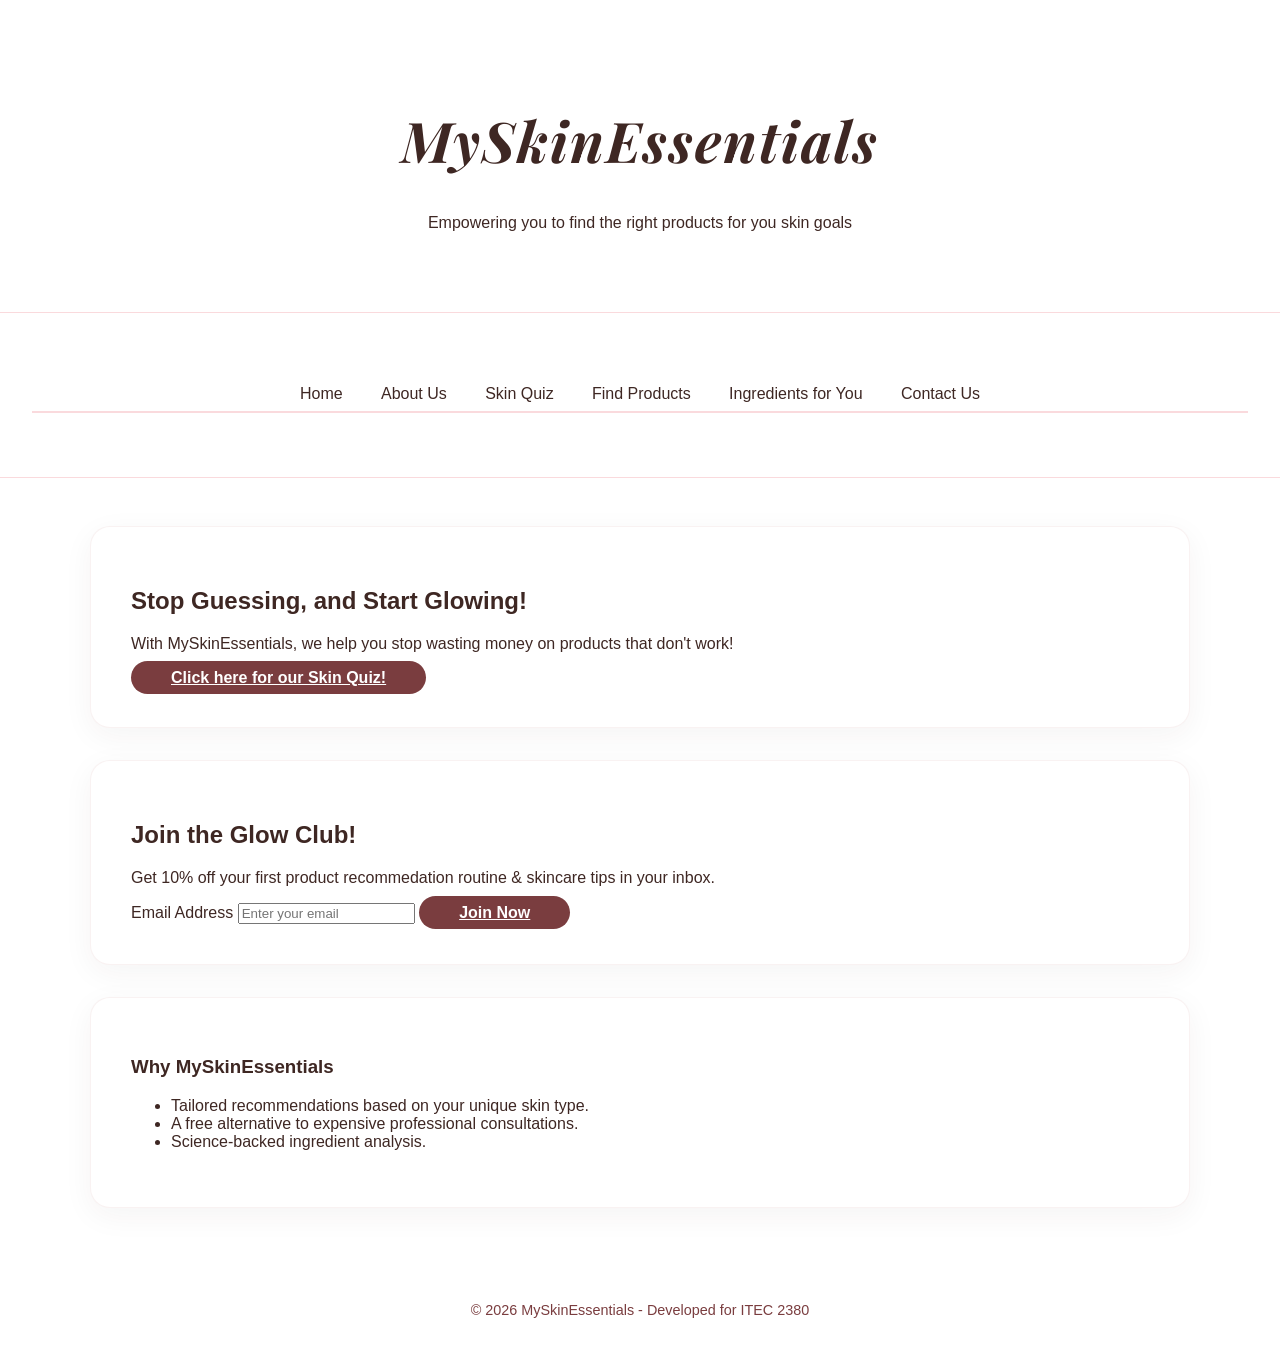
<file: index.html>
<!doctype html>
<html lang="en">
<head> 
	<meta charset="UTF-8">
	<meta name="viewport" content="width=device-width, initial-scale=1.0">
	<title>MySkinEssentials | Your Dream Skin!</title>
	<link rel="preconnect" href="https://fonts.googleapis.com">
	<link rel="preconnect" href="https://fonts.gstatic.com" crossorigin>
	<link href="https://fonts.googleapis.com/css2?family=Playfair+Display:ital,wght@0,400..900;1,400..900&display=swap" rel="stylesheet">
	<link rel ="stylesheet" href="style.css">
</head>
<body>

	<header>
		<h1>MySkinEssentials</h1>
		<p>Empowering you to find the right products for you skin goals</p>
	</header>
	
	<header>
		<nav>
			<ul>
				<li><a href="index.html">Home</a></li>
				<li><a href="about.html">About Us</a></li>
				<li><a href="quiz.html">Skin Quiz</a></li>
				<li><a href="products.html">Find Products</a></li>
				<li><a href="ingredients.html">Ingredients for You</a></li>
				<li><a href="contact.html">Contact Us</a></li>
			</ul>
		</nav>
	</header>
	
		<main>
			<section class="hero">
				<h2>Stop Guessing, and Start Glowing!</h2>
				<p>With MySkinEssentials, we help you stop wasting money on products that don't work!</p>
				<a href="quiz.html" class="btn">Click here for our Skin Quiz!</a>
			</section>
			
			<section class="newsletter-bar">
			<div class="newsletter-content">
				<h2>Join the Glow Club!</h2>
				<p>Get 10% off your first product recommedation routine & skincare tips in your inbox.</p>
			<form class="signup-form">
 				 <label for="email-signup">Email Address</label>
  				 <input type="email" id="email-signup" placeholder="Enter your email" required>
  
  				<a href="quiz.html" class="btn">Join Now</a>
			</form>
		</div>
	</section>
			
			<section class="feautures">
				<h3>Why MySkinEssentials</h3>
				<ul>
					<li>Tailored recommendations based on your unique skin type.</li>
					<li>A free alternative to expensive professional consultations.</li>
					<li>Science-backed ingredient analysis.</li>
				</ul>
			</section>
		</main>
		
		<footer>
			<p>&copy; 2026 MySkinEssentials - Developed for ITEC 2380</p>
		</footer>
		
</body>
</html>
</file>
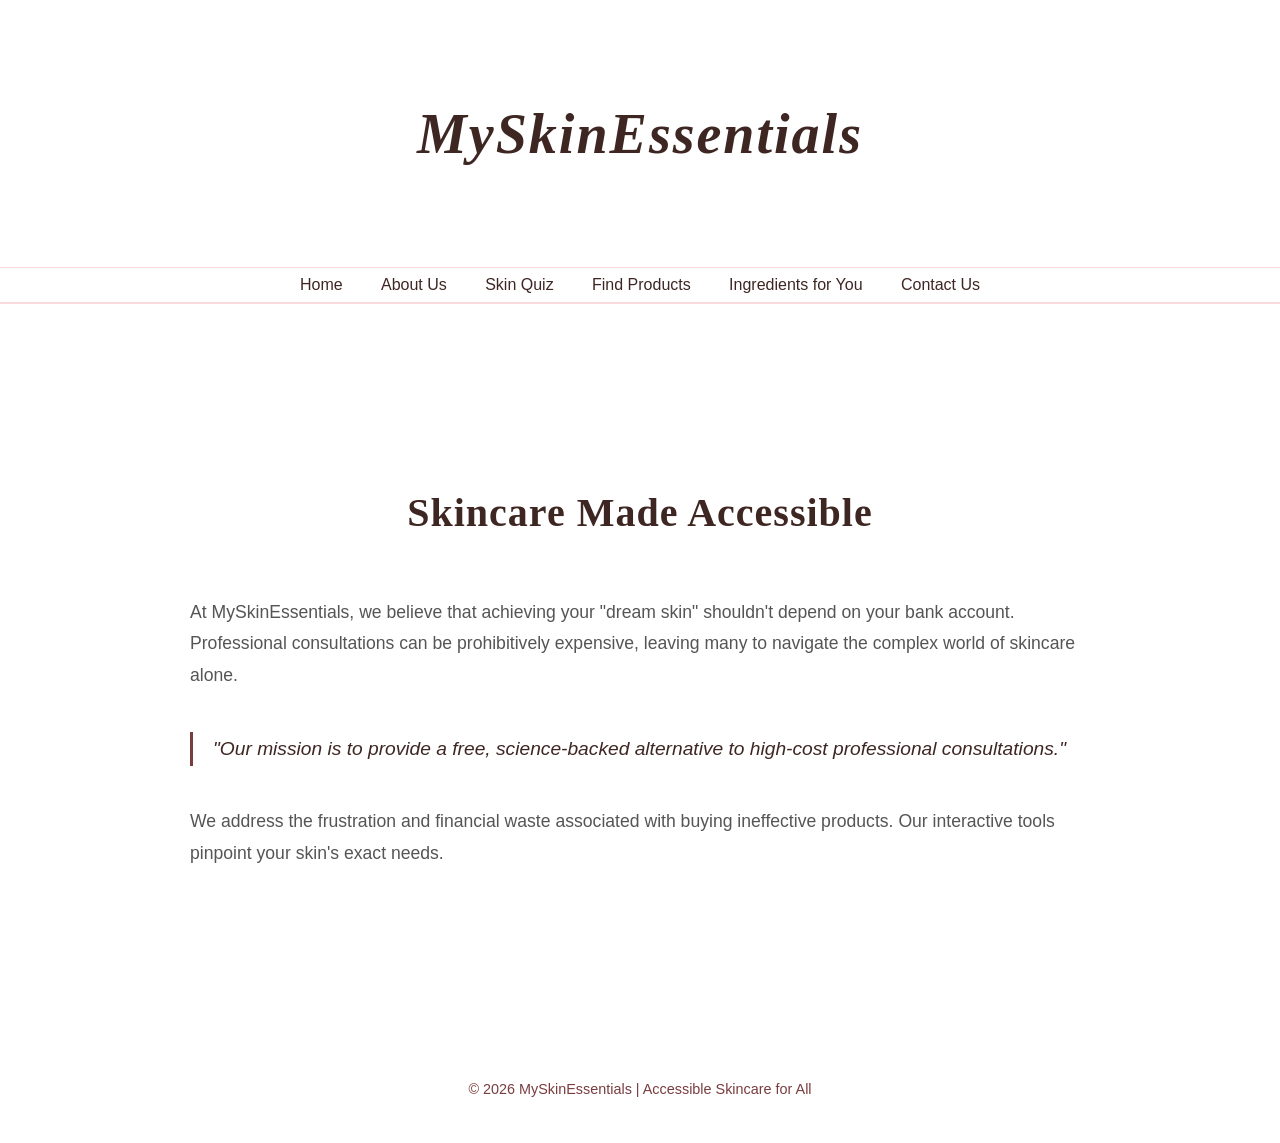
<file: about.html>
<!DOCTYPE html>
<html lang="en">
<head>
    <meta charset="UTF-8">
    <title>Our Mission | MySkinEssentials</title>
    <link rel="stylesheet" href="style.css">
</head>
<body>
    <header>
        <h1>MySkinEssentials</h1>
    </header>

    <nav>
        <ul>
            <li><a href="index.html">Home</a></li>
            <li><a href="about.html">About Us</a></li>
            <li><a href="quiz.html">Skin Quiz</a></li>
            <li><a href="products.html">Find Products</a></li>
            <li><a href="ingredients.html">Ingredients for You</a></li>
            <li><a href="contact.html">Contact Us</a></li>
        </ul>
    </nav>

   <main class="about-page">
    <div class="about-container">
        <h2>Skincare Made Accessible</h2>
        
        <div class="about-text">
            <p>At MySkinEssentials, we believe that achieving your "dream skin" shouldn't depend on your bank account. Professional consultations can be prohibitively expensive, leaving many to navigate the complex world of skincare alone.</p>

            <div class="brand-mission-highlight">
                "Our mission is to provide a free, science-backed alternative to high-cost professional consultations."
            </div>

            <p>We address the frustration and financial waste associated with buying ineffective products. Our interactive tools pinpoint your skin's exact needs.</p>
        </div>
    </div>
</main>

    <footer>
        <p>&copy; 2026 MySkinEssentials | Accessible Skincare for All</p>
    </footer>
</body>
</html>
</file>
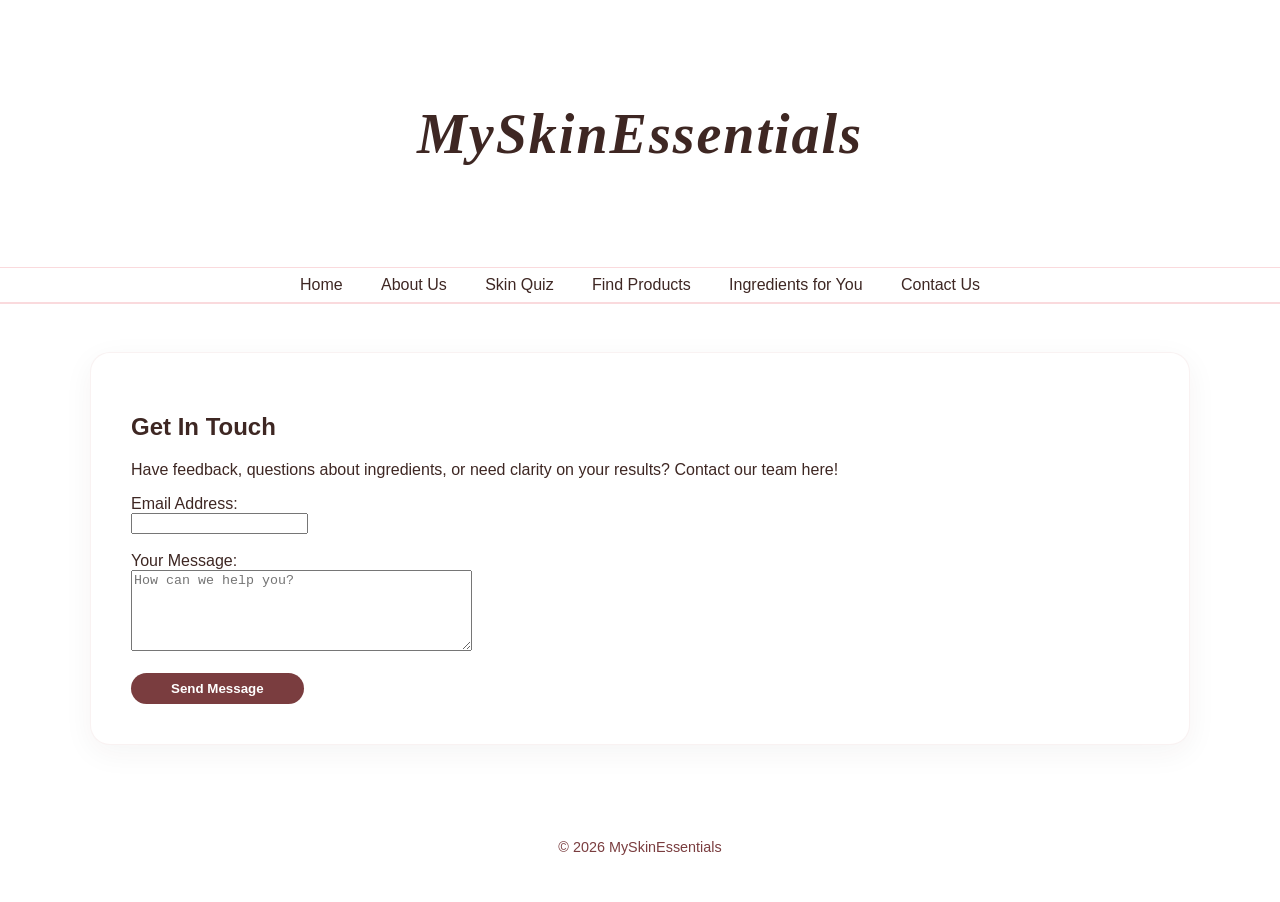
<file: contact.html>
<!DOCTYPE html>
<html lang="en">
<head>
    <meta charset="UTF-8">
    <title>Contact Us | MySkinEssentials</title>
    <link rel="stylesheet" href="style.css">
</head>
<body>
    <header>
        <h1>MySkinEssentials</h1>
    </header>

    <nav>
        <ul>
            <li><a href="index.html">Home</a></li>
            <li><a href="about.html">About Us</a></li>
            <li><a href="quiz.html">Skin Quiz</a></li>
            <li><a href="products.html">Find Products</a></li>
            <li><a href="ingredients.html">Ingredients for You</a></li>
            <li><a href="contact.html">Contact Us</a></li>
        </ul>
    </nav>

    <main>
        <section class="contact-card">
            <h2>Get In Touch</h2>
            <p>Have feedback, questions about ingredients, or need clarity on your results? Contact our team here!</p>

            <form action="thankyou.html">
                <label for="user-email">Email Address:</label><br>
                <input type="email" id="user-email" name="email" required><br><br>

                <label for="message">Your Message:</label><br>
                <textarea id="message" name="message" rows="5" cols="40" placeholder="How can we help you?"></textarea><br><br>

                <button type="submit" class="btn">Send Message</button>
            </form>
        </section>
    </main>

    <footer>
        <p>&copy; 2026 MySkinEssentials</p>
    </footer>
</body>
</html>
</file>
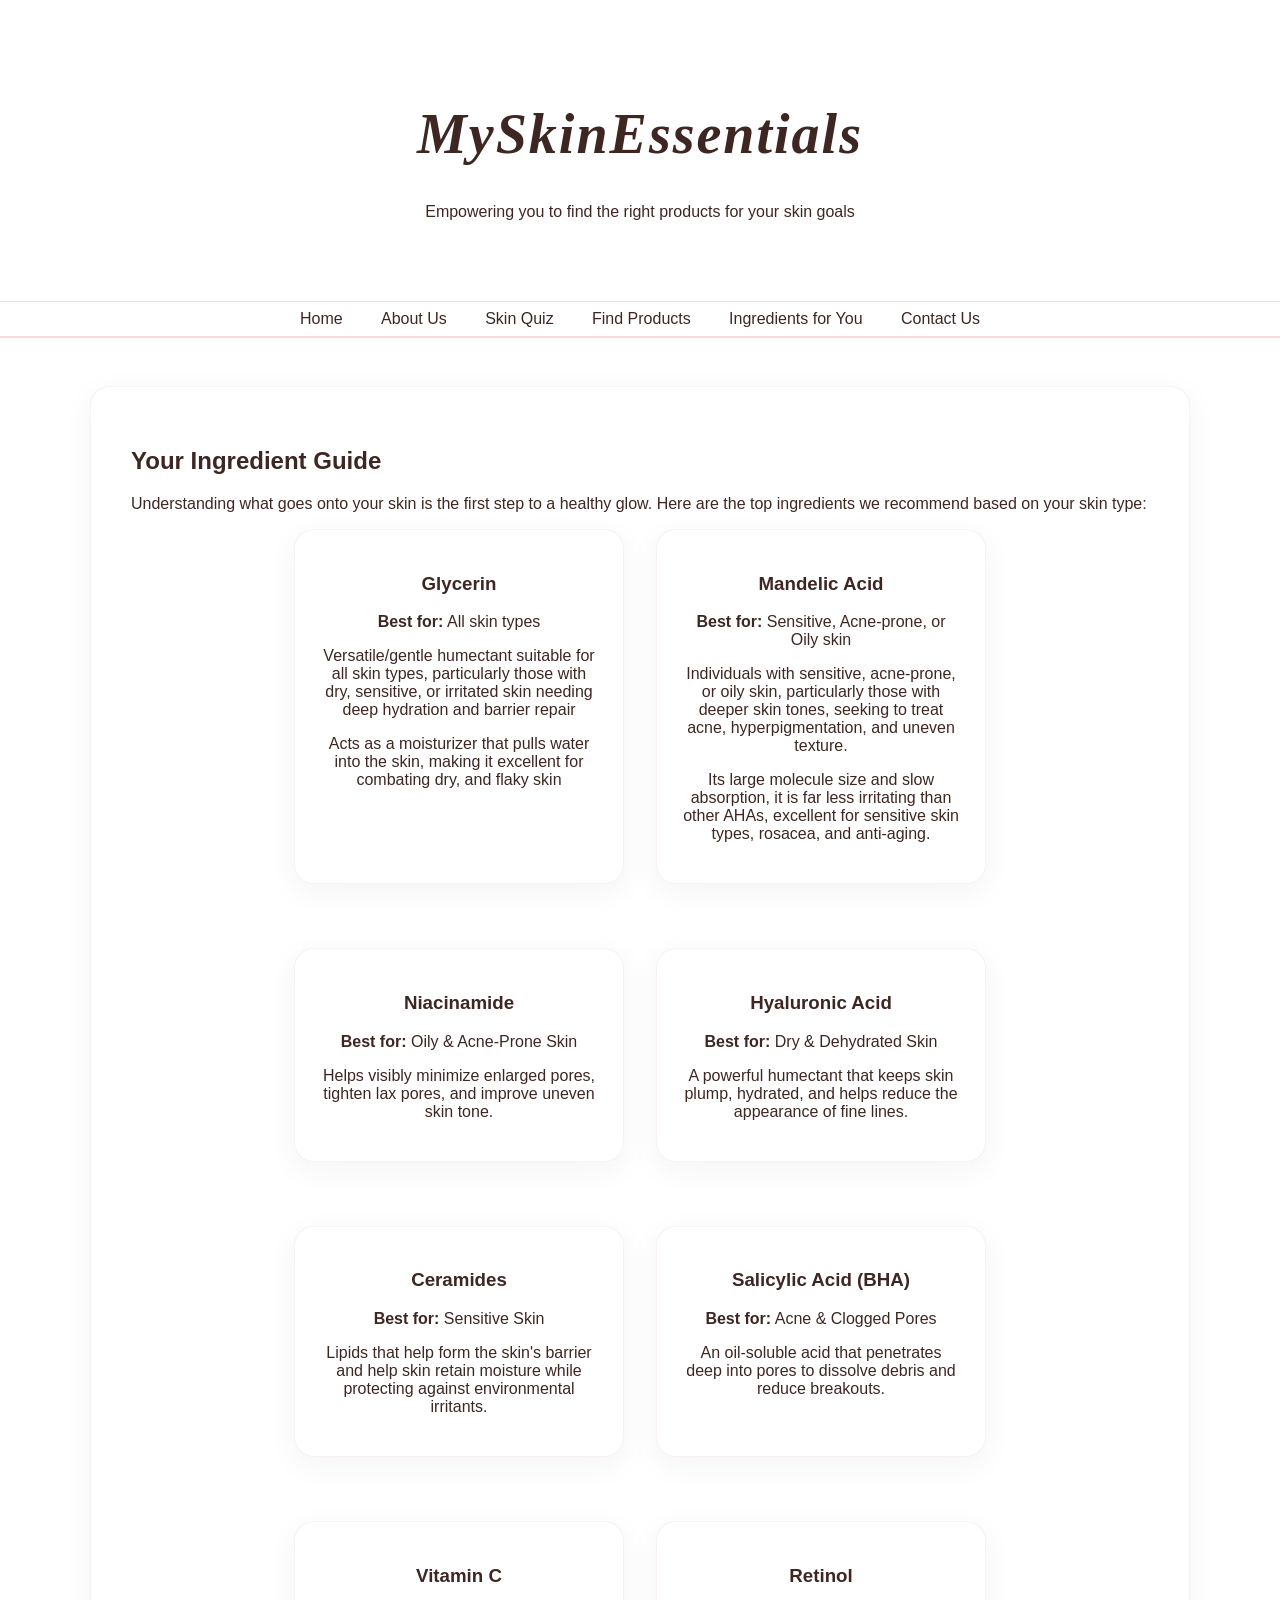
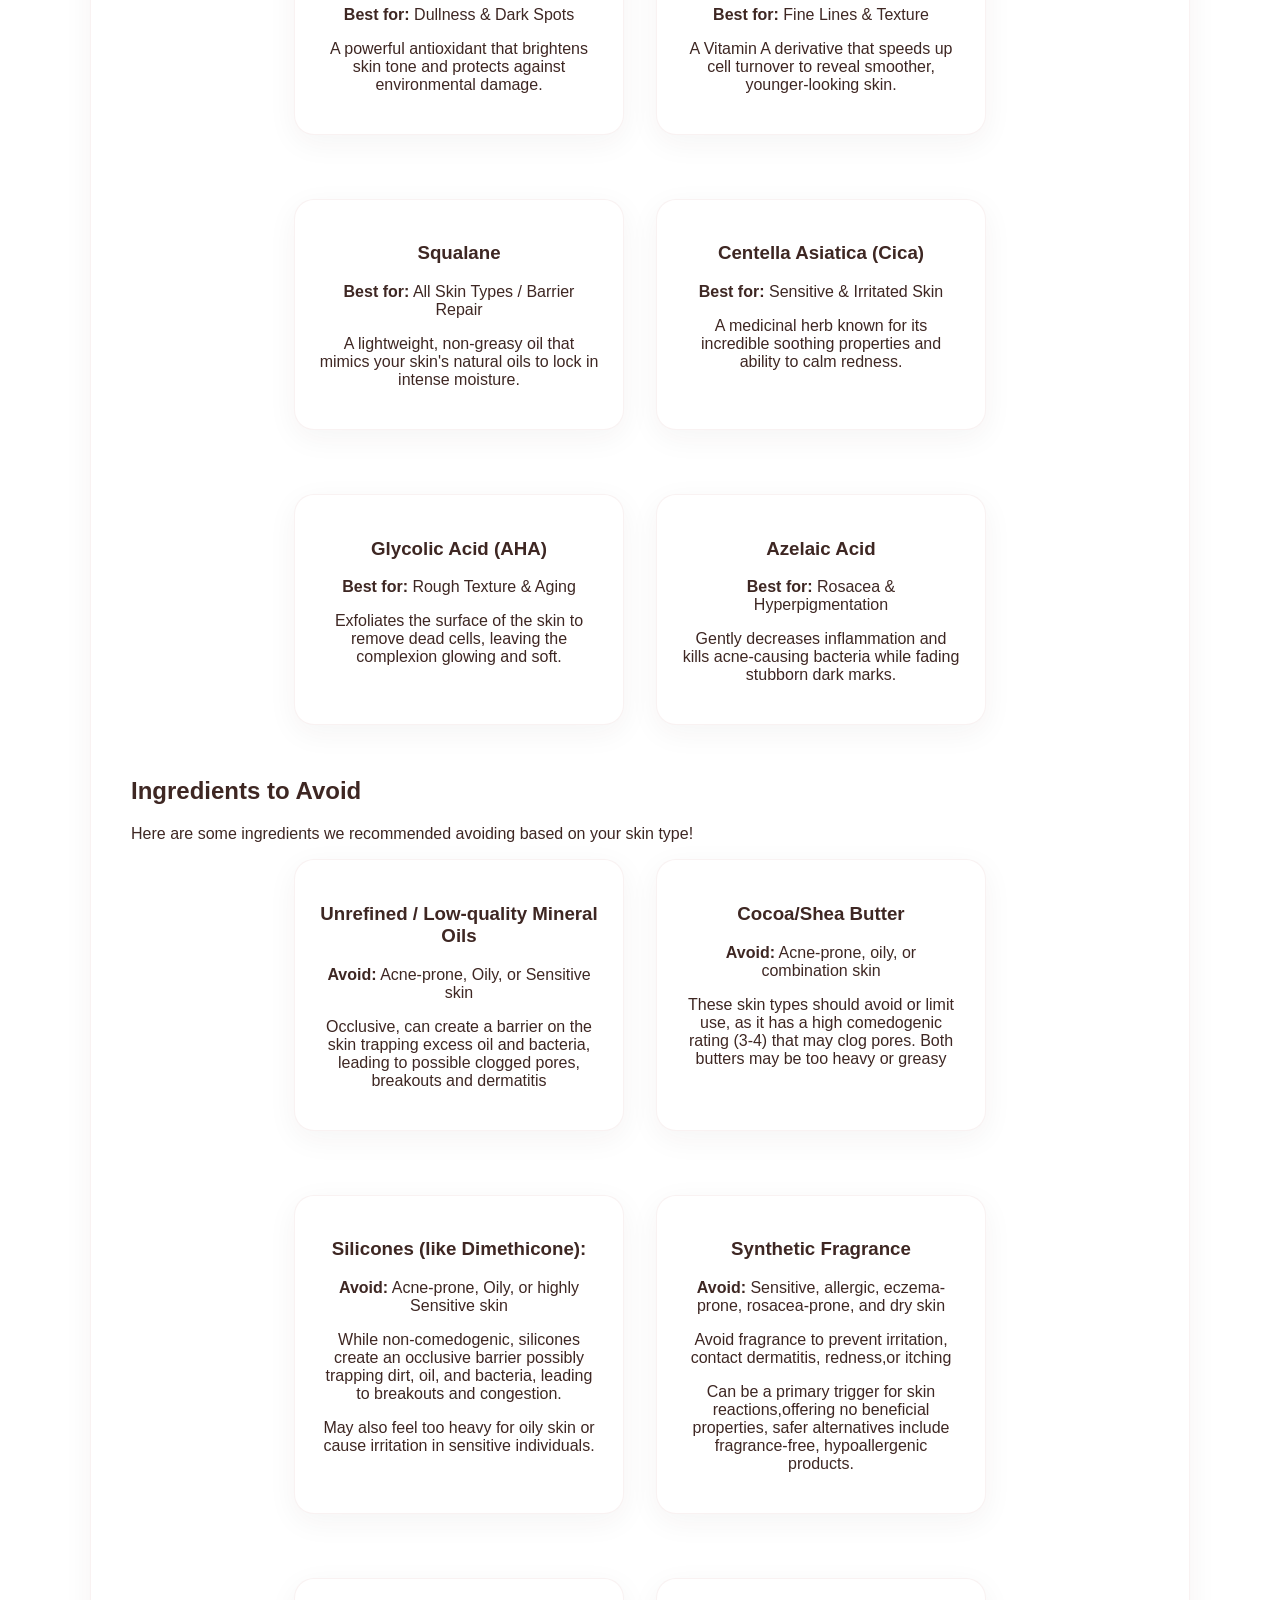
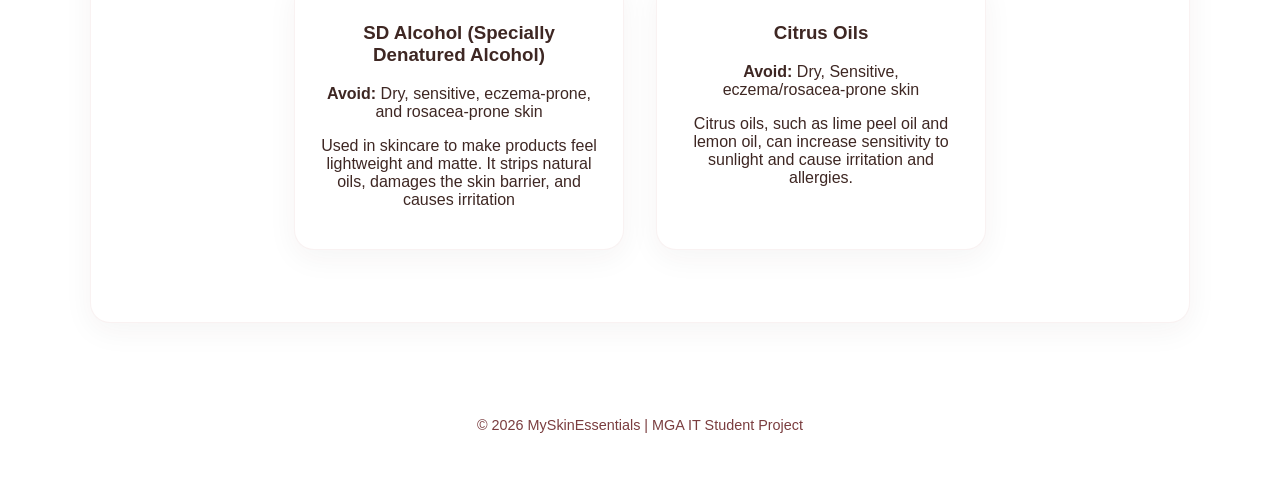
<file: ingredients.html>
<!DOCTYPE html>
<html lang="en">
<head>
    <meta charset="UTF-8">
    <meta name="viewport" content="width=device-width, initial-scale=1.0">
    <title>Ingredients For You! | MySkinEssentials</title>
    <link rel="stylesheet" href="style.css">
</head>
<body>

    <header>
        <h1>MySkinEssentials</h1>
        <p>Empowering you to find the right products for your skin goals</p>
    </header>

    <nav>
        <ul>
            <li><a href="index.html">Home</a></li>
            <li><a href="about.html">About Us</a></li>
            <li><a href="quiz.html">Skin Quiz</a></li>
            <li><a href="products.html">Find Products</a></li>
            <li><a href="ingredients.html">Ingredients for You</a></li>
            <li><a href="contact.html">Contact Us</a></li>
        </ul>
    </nav>

    <main>
        <section>
            <h2>Your Ingredient Guide</h2>
            <p>Understanding what goes onto your skin is the first step to a healthy glow. Here are the top ingredients we recommend based on your skin type:</p>
            
            <div class="product-grid">
				<article class="product-card">
					<h3>Glycerin</h3>
					<p><strong>Best for:</strong> All skin types</p>
					<p>Versatile/gentle humectant suitable for all skin types, particularly those with dry, sensitive, or irritated skin needing deep hydration and barrier repair</p>
					<p>Acts as a moisturizer that pulls water into the skin, making it excellent for combating dry, and flaky skin</p>
				</article>
				
				<article class="product-card">
					<h3>Mandelic Acid</h3>
					<p><strong>Best for:</strong> Sensitive, Acne-prone, or Oily skin</p>
					<p>Individuals with sensitive, acne-prone, or oily skin, particularly those with deeper skin tones, seeking to treat acne, hyperpigmentation, and uneven texture.</p>
					<p>Its large molecule size and slow absorption, it is far less irritating than other AHAs, excellent for sensitive skin types, rosacea, and anti-aging.</p>
				</article>
			
                <article class="product-card">
                    <h3>Niacinamide</h3>
                    <p><strong>Best for:</strong> Oily & Acne-Prone Skin</p>
                    <p>Helps visibly minimize enlarged pores, tighten lax pores, and improve uneven skin tone.</p>
                </article>

                <article class="product-card">
                    <h3>Hyaluronic Acid</h3>
                    <p><strong>Best for:</strong> Dry & Dehydrated Skin</p>
                    <p>A powerful humectant that keeps skin plump, hydrated, and helps reduce the appearance of fine lines.</p>
                </article>

                <article class="product-card">
                    <h3>Ceramides</h3>
                    <p><strong>Best for:</strong> Sensitive Skin</p>
                    <p>Lipids that help form the skin's barrier and help skin retain moisture while protecting against environmental irritants.</p>
                </article>

                <article class="product-card">
                    <h3>Salicylic Acid (BHA)</h3>
                    <p><strong>Best for:</strong> Acne & Clogged Pores</p>
                    <p>An oil-soluble acid that penetrates deep into pores to dissolve debris and reduce breakouts.</p>
                </article>

                <article class="product-card">
                    <h3>Vitamin C</h3>
                    <p><strong>Best for:</strong> Dullness & Dark Spots</p>
                    <p>A powerful antioxidant that brightens skin tone and protects against environmental damage.</p>
                </article>

                <article class="product-card">
                    <h3>Retinol</h3>
                    <p><strong>Best for:</strong> Fine Lines & Texture</p>
                    <p>A Vitamin A derivative that speeds up cell turnover to reveal smoother, younger-looking skin.</p>
                </article>

                <article class="product-card">
                    <h3>Squalane</h3>
                    <p><strong>Best for:</strong> All Skin Types / Barrier Repair</p>
                    <p>A lightweight, non-greasy oil that mimics your skin's natural oils to lock in intense moisture.</p>
                </article>

                <article class="product-card">
                    <h3>Centella Asiatica (Cica)</h3>
                    <p><strong>Best for:</strong> Sensitive & Irritated Skin</p>
                    <p>A medicinal herb known for its incredible soothing properties and ability to calm redness.</p>
                </article>

                <article class="product-card">
                    <h3>Glycolic Acid (AHA)</h3>
                    <p><strong>Best for:</strong> Rough Texture & Aging</p>
                    <p>Exfoliates the surface of the skin to remove dead cells, leaving the complexion glowing and soft.</p>
                </article>

                <article class="product-card">
                    <h3>Azelaic Acid</h3>
                    <p><strong>Best for:</strong> Rosacea & Hyperpigmentation</p>
                    <p>Gently decreases inflammation and kills acne-causing bacteria while fading stubborn dark marks.</p>
                </article>
            </div>
			
			<h2>Ingredients to Avoid</h2>
			<p>Here are some ingredients we recommended avoiding based on your skin type!</P>
			
			<div class="product-grid">
				<article class="product-card">
					<h3>Unrefined / Low-quality Mineral Oils</h3>
					<p><strong>Avoid:</strong> Acne-prone, Oily, or Sensitive skin</p>
					<p> Occlusive, can create a barrier on the skin trapping excess oil and bacteria, leading to possible clogged pores, breakouts and dermatitis</P>
				</article>
				
				<article class="product-card">
					<h3>Cocoa/Shea Butter</h3>
					<p><strong>Avoid:</strong> Acne-prone, oily, or combination skin</p>
					<p> These skin types should avoid or limit use, as it has a high comedogenic rating (3-4) that may clog pores. Both butters may be too heavy or greasy</P>
				</article>
				
				<article class="product-card">
					<h3>Silicones (like Dimethicone):</h3> 
					<p><strong>Avoid:</strong> Acne-prone, Oily, or highly Sensitive skin</p>
					<p>While non-comedogenic, silicones create an occlusive barrier possibly trapping dirt, oil, and bacteria, leading to breakouts and congestion.</p>
					<p>May also feel too heavy for oily skin or cause irritation in sensitive individuals.</p>
				</article>
				
				<article class="product-card">
					<h3>Synthetic Fragrance</h3>
					<p><strong>Avoid:</strong> Sensitive, allergic, eczema-prone, rosacea-prone, and dry skin</p>
					<p>Avoid fragrance to prevent irritation, contact dermatitis, redness,or itching</p>
					<p>Can be a primary trigger for skin reactions,offering no beneficial properties, safer alternatives include fragrance-free, hypoallergenic products.</p>
				</article>
				
				<article class="product-card">
					<h3>SD Alcohol (Specially Denatured Alcohol)</h3>
					<p><strong>Avoid:</strong> Dry, sensitive, eczema-prone, and rosacea-prone skin</p>
					<p>Used in skincare to make products feel lightweight and matte. It strips natural oils, damages the skin barrier, and causes irritation</p>
				</article>
				
				<article class="product-card">
					<h3>Citrus Oils</h3>
					<p><strong>Avoid:</strong> Dry, Sensitive, eczema/rosacea-prone skin</p>
					<p>Citrus oils, such as lime peel oil and lemon oil, can increase sensitivity to sunlight and cause irritation and allergies.</p>
				</article>
			</div>	
        </section>
    </main>

    <footer>
        <p>&copy; 2026 MySkinEssentials | MGA IT Student Project</p>
    </footer>

</body>
</html>
</file>
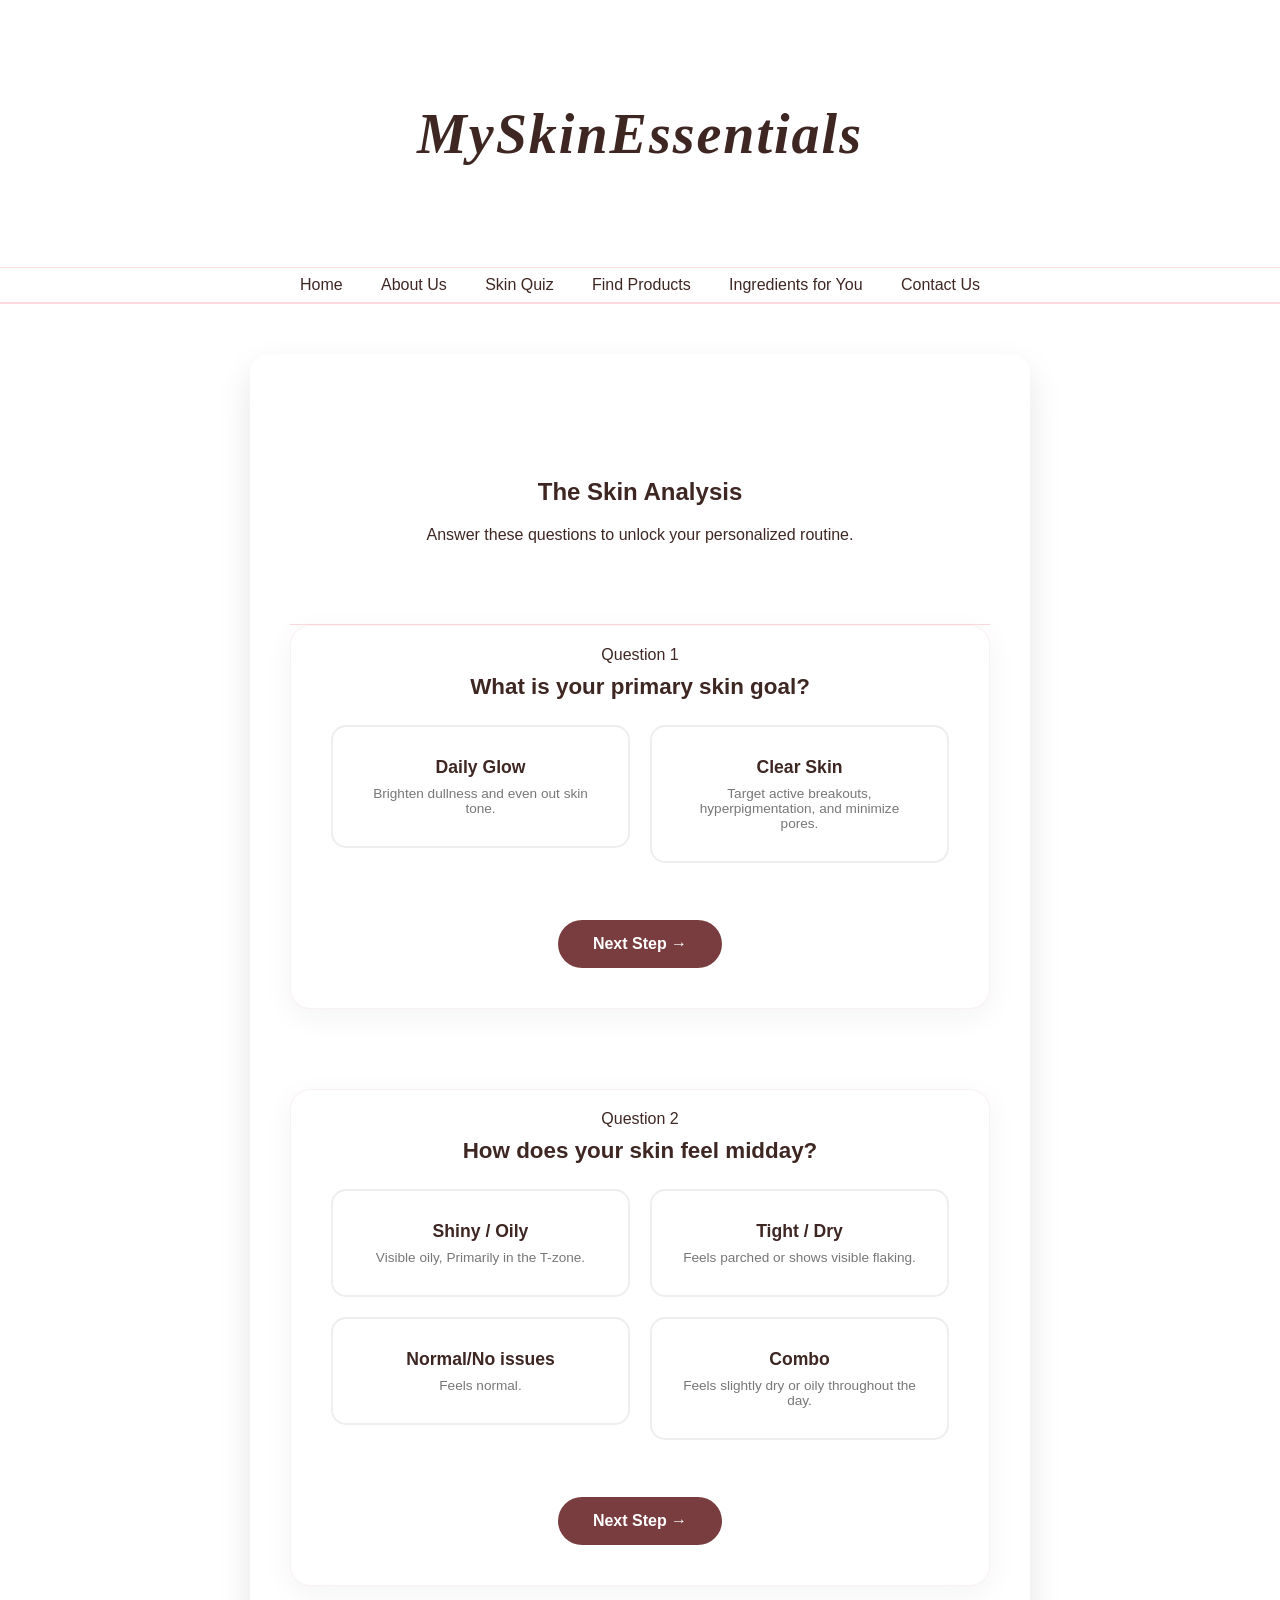
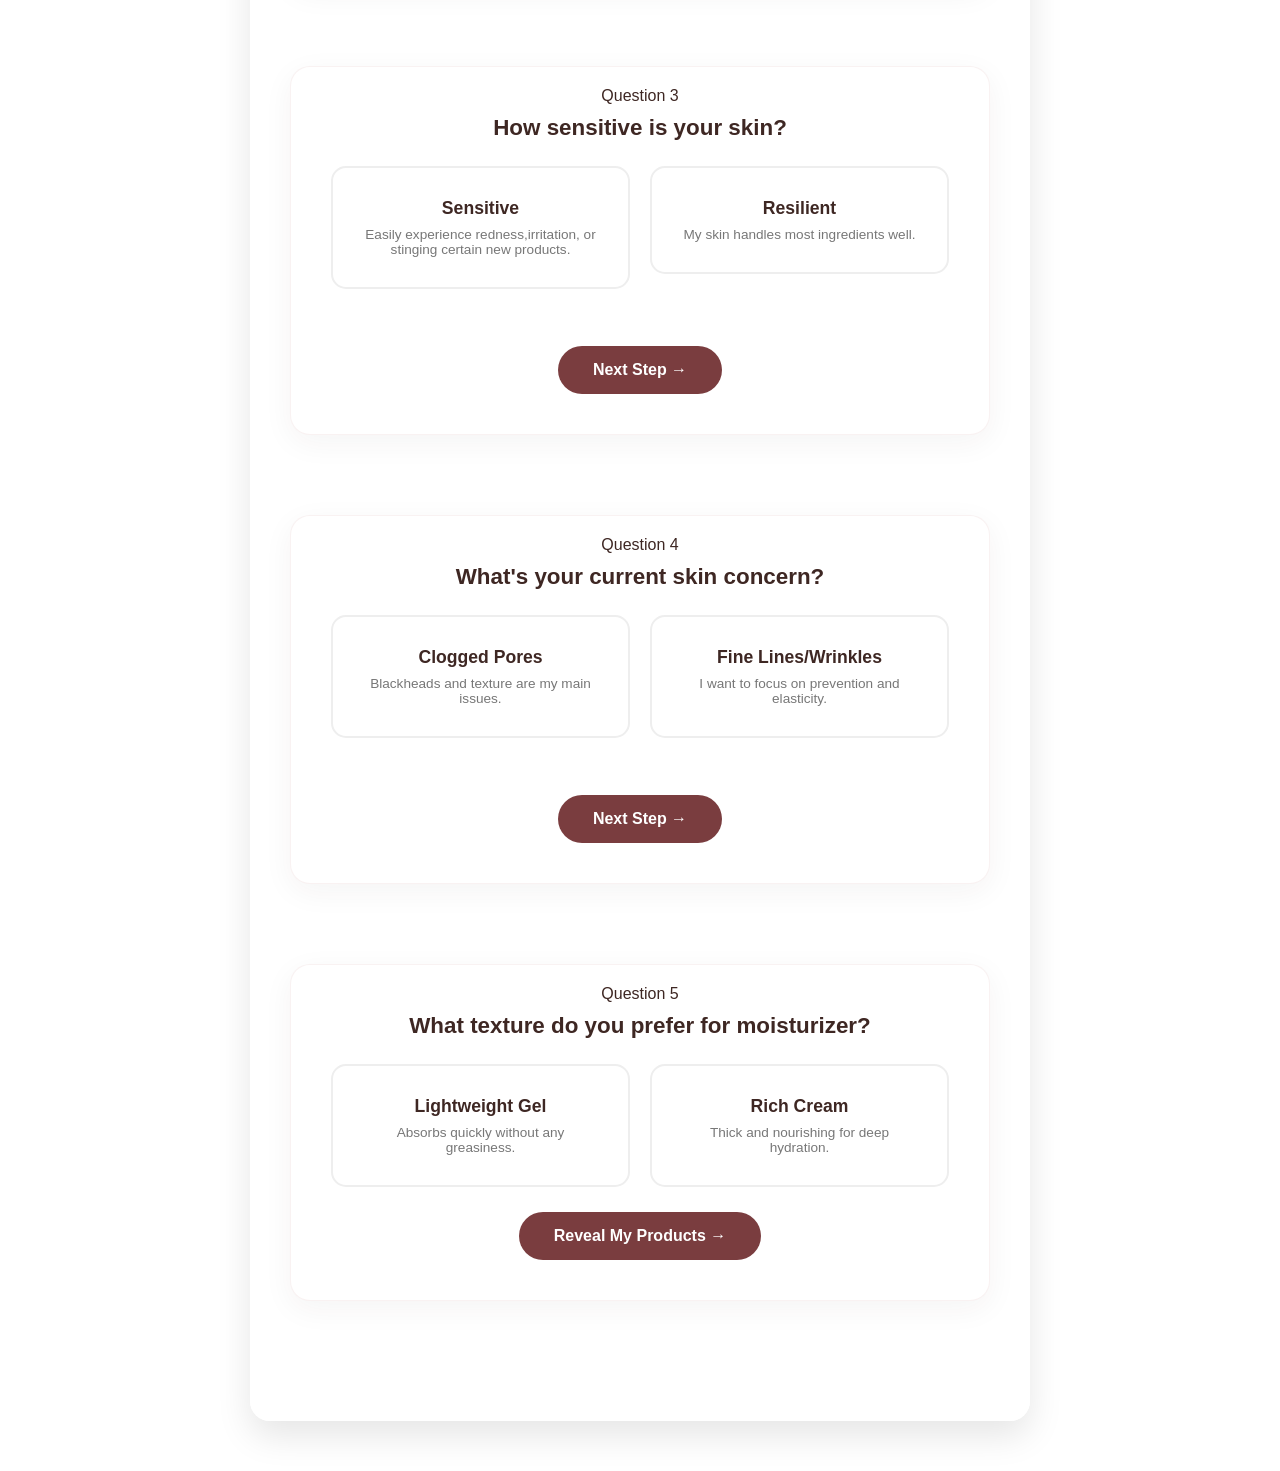
<file: quiz.html>
<!DOCTYPE html>
<html lang="en">
<head>
    <meta charset="UTF-8">
    <title>Skin Analysis Quiz | MySkinEssentials</title>
    <link rel="stylesheet" href="style.css">
</head>
<body>
	<header>
        <h1>MySkinEssentials</h1>
    </header>

    <nav>
        <ul>
            <li><a href="index.html">Home</a></li>
            <li><a href="about.html">About Us</a></li>
            <li><a href="quiz.html">Skin Quiz</a></li>
            <li><a href="products.html">Find Products</a></li>
            <li><a href="ingredients.html">Ingredients for You</a></li>
            <li><a href="contact.html">Contact Us</a></li>
        </ul>
    </nav>

<main>
    <div class="quiz-container">
        <header class="quiz-intro">
            <h2>The Skin Analysis</h2>
            <p>Answer these questions to unlock your personalized routine.</p>
        </header>

        <form action="products.html" class="skin-form">
    
    <section id="q1" class="quiz-section">
        <span class="step-num">Question 1</span>
        <p class="question-text">What is your primary skin goal?</p>
        <div class="radio-grid">
            <label class="radio-card">
                <input type="radio" name="goal" value="glow" required>
                <span class="card-content">
                    <strong class="card-title">Daily Glow</strong>
                    <span class="card-desc">Brighten dullness and even out skin tone.</span>
                </span>
            </label>
            <label class="radio-card">
                <input type="radio" name="goal" value="clear">
                <span class="card-content">
                    <strong class="card-title">Clear Skin</strong>
                    <span class="card-desc">Target active breakouts, hyperpigmentation, and minimize pores.</span>
                </span>
            </label>
        </div>
        <div class="quiz-footer"><a href="#q2" class="btn-primary">Next Step →</a></div>
    </section>

    <section id="q2" class="quiz-section">
        <span class="step-num">Question 2</span>
        <p class="question-text">How does your skin feel midday?</p>
        <div class="radio-grid">
            <label class="radio-card">
                <input type="radio" name="type" value="oily">
                <span class="card-content">
                    <strong class="card-title">Shiny / Oily</strong>
                    <span class="card-desc">Visible oily, Primarily in the T-zone.</span>
                </span>
            </label>
            <label class="radio-card">
                <input type="radio" name="type" value="dry">
                <span class="card-content">
                    <strong class="card-title">Tight / Dry</strong>
                    <span class="card-desc">Feels parched or shows visible flaking.</span>
                </span>
            </label>
			
			<label class="radio-card">
                <input type="radio" name="type" value="Normal">
                <span class="card-content">
                    <strong class="card-title">Normal/No issues</strong>
                    <span class="card-desc">Feels normal.</span>
                </span>
            </label>
			
			<label class="radio-card">
                <input type="radio" name="type" value="Normal">
                <span class="card-content">
                    <strong class="card-title">Combo</strong>
                    <span class="card-desc">Feels slightly dry or oily throughout the day.</span>
                </span>
            </label>
        </div>
        <div class="quiz-footer"><a href="#q3" class="btn-primary">Next Step →</a></div>
    </section>

    <section id="q3" class="quiz-section">
        <span class="step-num">Question 3</span>
        <p class="question-text">How sensitive is your skin?</p>
        <div class="radio-grid">
            <label class="radio-card">
                <input type="radio" name="sensitivity" value="high">
                <span class="card-content">
                    <strong class="card-title">Sensitive</strong>
                    <span class="card-desc">Easily experience redness,irritation, or stinging certain new products.</span>
                </span>
            </label>
            <label class="radio-card">
                <input type="radio" name="sensitivity" value="low">
                <span class="card-content">
                    <strong class="card-title">Resilient</strong>
                    <span class="card-desc">My skin handles most ingredients well.</span>
                </span>
            </label>
        </div>
        <div class="quiz-footer"><a href="#q4" class="btn-primary">Next Step →</a></div>
    </section>

    <section id="q4" class="quiz-section">
        <span class="step-num">Question 4</span>
        <p class="question-text">What's your current skin concern?</p>
        <div class="radio-grid">
            <label class="radio-card">
                <input type="radio" name="struggle" value="clogged">
                <span class="card-content">
                    <strong class="card-title">Clogged Pores</strong>
                    <span class="card-desc">Blackheads and texture are my main issues.</span>
                </span>
            </label>
            <label class="radio-card">
                <input type="radio" name="struggle" value="aging">
                <span class="card-content">
                    <strong class="card-title">Fine Lines/Wrinkles</strong>
                    <span class="card-desc">I want to focus on prevention and elasticity.</span>
                </span>
            </label>
        </div>
        <div class="quiz-footer"><a href="#q5" class="btn-primary">Next Step →</a></div>
    </section>

    <section id="q5" class="quiz-section">
        <span class="step-num">Question 5</span>
        <p class="question-text">What texture do you prefer for moisturizer?</p>
        <div class="radio-grid">
            <label class="radio-card">
                <input type="radio" name="texture" value="gel">
                <span class="card-content">
                    <strong class="card-title">Lightweight Gel</strong>
                    <span class="card-desc">Absorbs quickly without any greasiness.</span>
                </span>
            </label>
            <label class="radio-card">
                <input type="radio" name="texture" value="cream">
                <span class="card-content">
                    <strong class="card-title">Rich Cream</strong>
                    <span class="card-desc">Thick and nourishing for deep hydration.</span>
                </span>
            </label>
        </div>
        <div class="quiz-footer">
            <a href="products.html" class="submit-btn">Reveal My Products →</a>
        </div>
    </section>

		</form>
    </div>
</main>

</body>
</html>
</file>
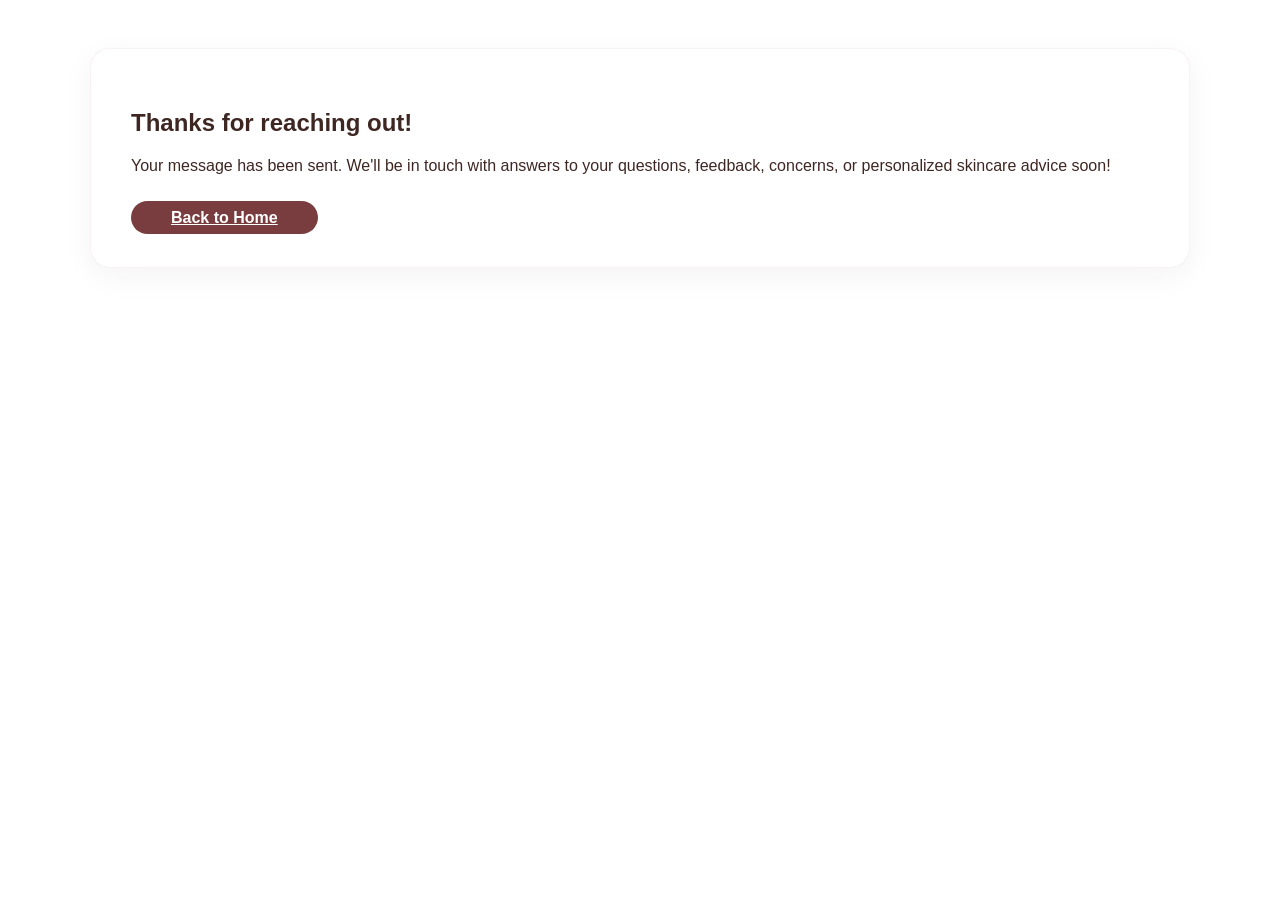
<file: thankyou.html>
<!DOCTYPE html>
<html>
<head>
    <title>Thank You | MySkinEssentials</title>
    <link rel="stylesheet" href="style.css">
</head>
<body>
    <main>
        <section class="contact-card">
            <h2>Thanks for reaching out!</h2>
            <p>Your message has been sent. We'll be in touch with answers to your questions, feedback, concerns, or personalized skincare advice soon!</p>
            <br>
            <a href="index.html" class="btn">Back to Home</a>
        </section>
    </main>
</body>
</html>
</file>
<file: style.css>
:root {
    --primary-bg: #FFFDD0;     
    --accent-pink: #FADADD;    
    --header-rose: #7a3d3f;    
    --text-espresso: #3E2723;  
    --white-card: #ffffff;    
    --card-shadow: 0 8px 30px rgba(62, 39, 35, 0.05); 
}

.logo, h1 {
    font-family: "Playfair Display", serif;
    font-weight: 700; 
    font-style: italic;
    letter-spacing: 2px;
    text-transform: none; 
    font-size: 3.5rem;
    color: #3e2723; 
}

body {
    background-image: url('https://hips.hearstapps.com/hmg-prod/images/screenshot-2025-07-22-at-8-05-38-pm-688027713ba0d.png?crop');
    background-size: cover;
    background-position: center;
    background-attachment: fixed;
    background-repeat: no-repeat;  
    margin: 0;
    color: var(--text-espresso);
    font-family: 'Inter', sans-serif;
}

header {
    background-image: linear-gradient(rgba(255, 255, 255, 0.7), rgba(255, 255, 255, 0.7)), url('https://kajabi-storefronts-production.kajabi-cdn.com/kajabi-storefronts-production/file-uploads/blogs/2147484719/images/2abb5e7-e4fc-e4b1-f6d1-a85474aa15e_2.png');
    
    background-size: cover;
    background-position: center;
    
    padding: 4rem 2rem; 
    text-align: center;
    border-bottom: 1px solid var(--accent-pink);
}

nav {
    background-color: var(--white-card);
    position: sticky;
    top: 0;
    z-index: 1000;
    border-bottom: 2px solid var(--accent-pink);
}

nav ul {
    display: flex; 
    justify-content: center;
    list-style: none;
    padding: 0.5rem;
    margin: 0;
}

nav a {
    text-decoration: none;
    color: var(--text-espresso);
    font-weight: 500;
    padding: 0.8rem 1.2rem;
    transition: all 0.3s ease;
}

nav a:hover {
    color: var(--header-rose);
    background-color: var(--accent-pink);
    border-radius: 5px;
}

main {
    max-width: 1100px;
    margin: 3rem auto;
    padding: 0 1.5rem;
}

section, article, .quiz-card, fieldset {
    background: var(--white-card);
    border-radius: 20px;
    padding: 2.5rem;
    box-shadow: var(--card-shadow);
    margin-bottom: 2rem;
    border: 1px solid rgba(192, 128, 129, 0.1);
}


.product-grid {
    display: flex;
    flex-wrap: wrap;
    gap: 2rem;
    justify-content: center;
}

.product-card {
    width: 280px;
    text-align: center;
    padding: 1.5rem;
    transition: transform 0.3s ease;
}

.product-card:hover {
    transform: translateY(-10px);
}

.product-card img {
    max-width: 100%;
    border-radius: 12px;
}

.btn, .cta-button, button {
    background-color: var(--header-rose);
    color: white;
    border: none;
    padding: 0.5rem 2.5rem;
    border-radius: 50px;
    font-weight: 600;
    cursor: pointer;
    transition: 0.3s;
}

.btn:hover, .cta-button:hover, button:hover {
    background-color: var(--text-espresso);
    transform: scale(1.05);
}

footer {
    text-align: center;
    padding: 2rem;
    color: var(--header-rose);
    font-size: 0.9rem;
}

.quiz-container {
    max-width: 600px;
    margin: 4rem auto;
    background: var(--white-card);
    padding: 3rem;
    border-radius: 20px;
    box-shadow: var(--card-shadow);
    text-align: center;
}

.step-indicator {
    text-transform: uppercase;
    font-size: 0.8rem;
    letter-spacing: 1px;
    color: var(--header-rose);
    font-weight: bold;
}

.custom-radio {
    display: block;
    position: relative;
    margin-bottom: 1rem;
    cursor: pointer;
}

.custom-radio input {
    position: absolute;
    opacity: 0; 
}

.radio-content {
    display: flex;
    flex-direction: column;
    padding: 1.5rem;
    border: 2px solid #eee;
    border-radius: 12px;
    transition: all 0.3s ease;
    text-align: left;
}

.radio-content strong {
    color: var(--text-espresso);
    font-size: 1.1rem;
}

.radio-content small {
    color: #888;
}

.custom-radio:hover .radio-content {
    border-color: var(--accent-pink);
    background-color: #fff9f9;
}

.custom-radio input:checked + .radio-content {
    border-color: var(--header-rose);
    background-color: #fff5f5;
    box-shadow: 0 4px 12px rgba(200, 128, 129, 0.2);
}

.btn-primary {
    background: var(--header-rose);
    color: white;
    border: none;
    padding: 1rem 2.5rem;
    border-radius: 50px;
    font-size: 1rem;
    cursor: pointer;
    margin-top: 2rem;
    transition: transform 0.2s;
}

.btn-primary:hover {
    transform: translateY(-2px);
    background: #a66a6b;
}

html {
    scroll-behavior: smooth;
}

.quiz-container {
    max-width: 700px;
    margin: 50px auto;
    padding: 40px;
    background: rgba(255, 255, 255, 0.95);
    border-radius: 20px;
    box-shadow: 0 15px 35px rgba(0,0,0,0.1);
}

.quiz-section {
    margin-bottom: 80px; 
    padding-top: 20px;
}

.question-text {
    font-size: 1.4rem;
    font-weight: bold;
    margin-top: 10px;
}


.radio-grid {
    display: grid;
    grid-template-columns: 1fr 1fr;
    gap: 20px;
    margin: 25px 0;
}

.radio-card input {
    display: none; 
}

.card-content {
    display: block;
    padding: 30px;
    border: 2px solid #eee;
    border-radius: 15px;
    text-align: center;
    transition: all 0.3s ease;
    cursor: pointer;
}

.card-title {
    display: block; 
    font-size: 1.1rem;
    margin-bottom: 8px;
    color: var(--text-espresso);
}

.card-desc {
    display: block;
    font-size: 0.85rem;
    color: #777;
}

.radio-card:hover .card-content {
    border-color: var(--header-rose);
    background: #fff9f9;
}

.radio-card input:checked + .card-content {
    border-color: var(--header-rose);
    background: #fff5f5;
    box-shadow: 0 5px 15px rgba(200, 128, 129, 0.2);
}

.btn-primary, .submit-btn {
    display: inline-block;
    background: var(--header-rose);
    color: white;
    padding: 15px 35px;
    border-radius: 50px;
    text-decoration: none;
    font-weight: bold;
    border: none;
    cursor: pointer;
}

.about-container {
    max-width: 900px;
    margin: 80px auto;
    padding: 60px;
    background: rgba(255, 255, 255, 0.9);
    border-radius: 4px;
    line-height: 1.8;
}

.about-container h2 {
    font-family: serif; 
    font-size: 2.5rem;
    color: var(--text-espresso);
    margin-bottom: 30px;
    text-align: center;
    letter-spacing: 1px;
}

.about-text {
    font-size: 1.1rem;
    color: #555;
    column-count: 1;
}

.about-text p {
    margin-bottom: 25px;
}

.brand-mission-highlight {
    border-left: 3px solid var(--header-rose);
    padding-left: 20px;
    font-style: italic;
    font-size: 1.2rem;
    margin: 40px 0;
    color: var(--text-espresso);
}

.home-section {
    max-width: 1000px;
    margin: 60px auto;
    padding: 50px;
    background: rgba(255, 255, 255, 0.85);
    border-radius: 15px;
    text-align: center;
    box-shadow: 0 10px 30px rgba(0,0,0,0.05);
}

.home-section h2 {
    font-family: 'Playfair Display', serif;
    font-size: 2.5rem;
    margin-bottom: 20px;
    color: var(--text-espresso);
}

.why-list {
    list-style: none;
    padding: 0;
    display: flex;
    justify-content: center;
    gap: 30px;
    margin-top: 30px;
}

.why-list li {
    flex: 1;
    padding: 20px;
    font-size: 0.95rem;
    border-top: 1px solid var(--header-rose);
}
</file>
